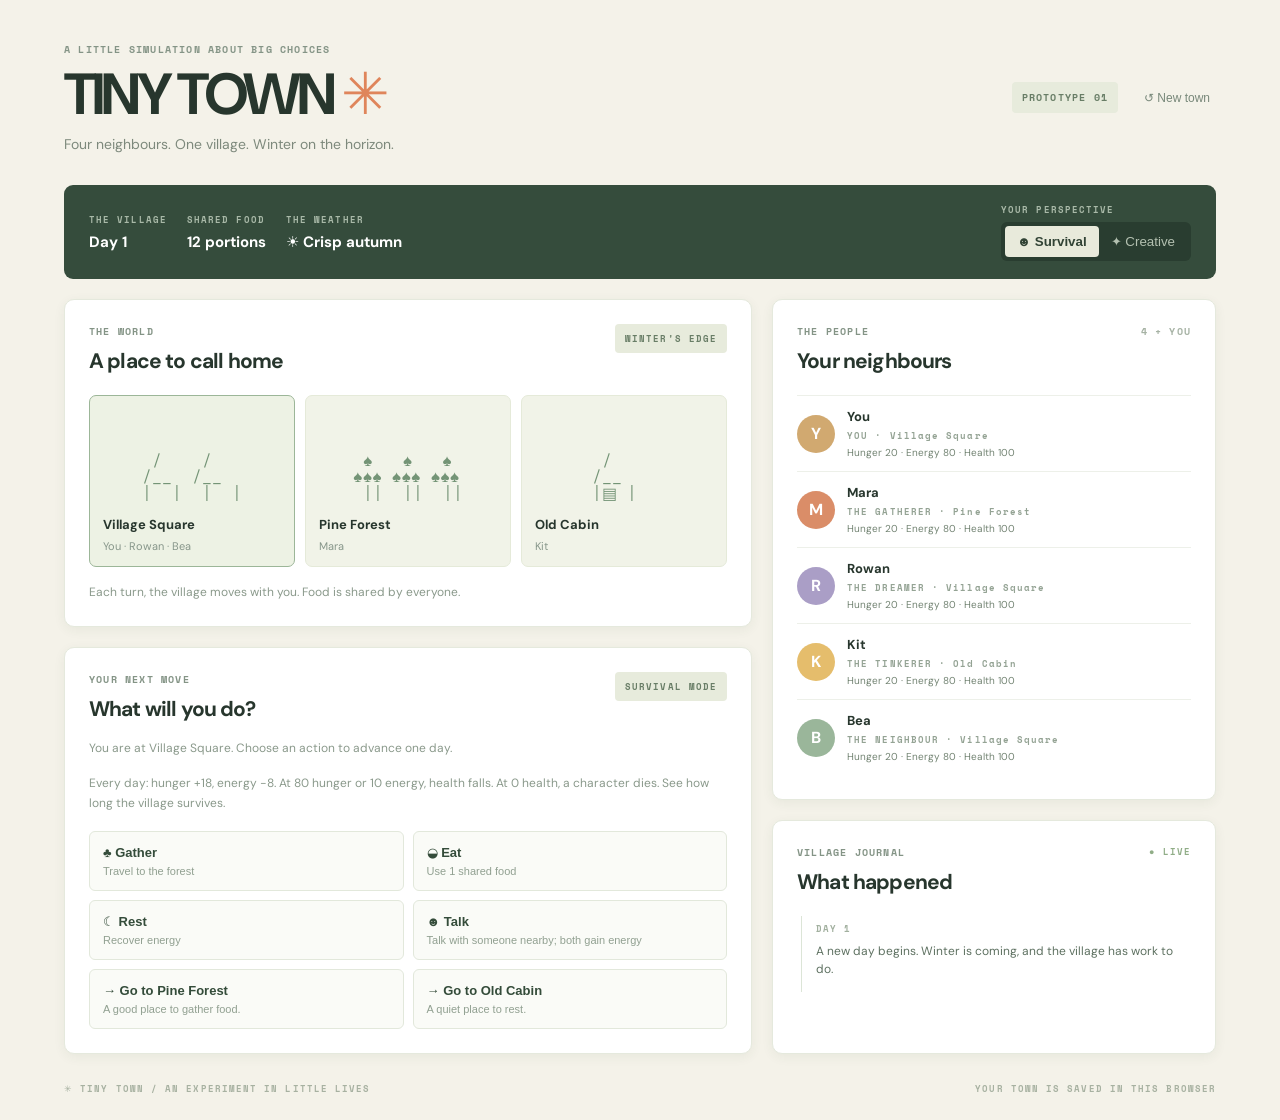
<file: index.html>
<!doctype html>
<html lang="en"><head><meta charset="utf-8"><meta name="viewport" content="width=device-width, initial-scale=1"><title>Tiny Town — Winter is coming</title><link rel="stylesheet" href="style.css"></head>
<body><main class="shell"><header><div><p class="eyebrow">A LITTLE SIMULATION ABOUT BIG CHOICES</p><h1>TINY TOWN<span>✳</span></h1><p class="subtitle">Four neighbours. One village. Winter on the horizon.</p></div><div class="header-right"><span class="badge">PROTOTYPE 01</span><button id="reset" class="quiet">↺ New town</button></div></header>
<section class="topbar"><div><small>THE VILLAGE</small><strong id="day"></strong></div><div><small>SHARED FOOD</small><strong id="food"></strong></div><div><small>THE WEATHER</small><strong id="weather"></strong></div><div class="mode"><small>YOUR PERSPECTIVE</small><div><button id="survival">☻ Survival</button><button id="creative">✦ Creative</button></div></div></section>
<div class="layout"><section class="maincol"><div class="panel world"><div class="section-head"><div><p class="eyebrow">THE WORLD</p><h2>A place to call home</h2></div><span class="tag">WINTER'S EDGE</span></div><div id="map" class="map"></div><p class="hint">Each turn, the village moves with you. Food is shared by everyone.</p></div>
<div class="panel actions"><div class="section-head"><div><p class="eyebrow">YOUR NEXT MOVE</p><h2 id="action-title"></h2></div><span id="mode-tag" class="tag"></span></div><p id="action-help" class="muted"></p><p class="hint">Every day: hunger +18, energy −8. At 80 hunger or 10 energy, health falls. At 0 health, a character dies. See how long the village survives.</p><div id="actions" class="action-grid"></div><div id="creative-extra" hidden><label for="message">Speak to the village</label><div class="speak"><input id="message" maxlength="120" placeholder="What would you like to say?"><button id="speak">Send message</button></div></div></div></section>
<aside><div class="panel people"><div class="section-head"><div><p class="eyebrow">THE PEOPLE</p><h2>Your neighbours</h2></div><span class="count">4 + YOU</span></div><div id="people"></div></div><div class="panel journal"><div class="section-head"><div><p class="eyebrow">VILLAGE JOURNAL</p><h2>What happened</h2></div><span class="live">● LIVE</span></div><div id="log" aria-live="polite"></div></div></aside></div><footer><span>✳ TINY TOWN / AN EXPERIMENT IN LITTLE LIVES</span><span>YOUR TOWN IS SAVED IN THIS BROWSER</span></footer></main><script src="scenario.js"></script><script src="game.js"></script></body></html>
</file>
<file: style.css>
@import url('https://fonts.googleapis.com/css2?family=DM+Sans:wght@400;500;600;700&family=Space+Mono:wght@400;700&display=swap');
:root{font-family:'DM Sans',sans-serif;color:#27362d;background:#f4f2e9;font-synthesis:none}*{box-sizing:border-box}body{margin:0}.shell{max-width:1420px;margin:auto;padding:42px 5% 25px}header,.section-head,.topbar,.header-right{display:flex;justify-content:space-between;align-items:center}header{margin-bottom:32px}.eyebrow,small,.tag,.badge,.count,.live,footer{font-family:'Space Mono',monospace;font-size:10px;letter-spacing:.12em;font-weight:700}.eyebrow{color:#849486;margin:0 0 8px}h1{font-size:clamp(35px,5vw,58px);letter-spacing:-.07em;line-height:1;margin:0;font-weight:700}h1 span{color:#df855b;margin-left:9px}.subtitle{color:#7d897c;margin:12px 0 0;font-size:14px}.header-right{gap:20px}.badge,.tag{background:#e7ebdc;color:#687d66;border-radius:4px;padding:8px 10px}.quiet{background:none;border:0;color:#78887a;font-size:12px;cursor:pointer}.topbar{background:#354c3c;color:#fff;border-radius:9px;padding:18px 25px;margin-bottom:20px;gap:20px}.topbar>div{display:flex;flex-direction:column;gap:6px}.topbar small{color:#a9b9a8;font-size:9px}.topbar strong{font-size:15px}.mode{margin-left:auto}.mode>div{display:flex;background:#293d30;padding:4px;border-radius:6px}.mode button{border:0;color:#b3c0b0;background:transparent;border-radius:4px;padding:8px 12px;cursor:pointer}.mode button.selected{background:#e8eadb;color:#314335;font-weight:700}.layout{display:grid;grid-template-columns:minmax(0,1.55fr) minmax(320px,1fr);gap:20px}.maincol,aside{display:flex;flex-direction:column;gap:20px}.panel{background:#fff;border:1px solid #e5e9dd;border-radius:10px;padding:24px;box-shadow:0 3px 12px #324b3010}.section-head{align-items:flex-start;margin-bottom:20px}h2{font-size:21px;letter-spacing:-.04em;margin:0}.tag{font-size:9px}.map{display:grid;grid-template-columns:repeat(3,1fr);gap:10px}.place{background:#f1f3e8;border:1px solid #e5ead9;border-radius:7px;min-height:172px;padding:13px;display:flex;flex-direction:column;justify-content:end}.place.current{border-color:#9cb698;background:#edf2e4}.place pre{font:16px/1.05 'Space Mono',monospace;color:#749476;margin:0 auto 14px}.place strong{font-size:13px}.place span{font-size:11px;color:#87968a;margin-top:6px}.hint,.muted{font-size:12px;color:#8a998b;line-height:1.6;margin:16px 0 0}.actions .section-head{margin-bottom:8px}.action-grid{display:grid;grid-template-columns:repeat(2,1fr);gap:9px;margin-top:18px}.action{border:1px solid #e2e8db;background:#fafbf7;border-radius:6px;padding:13px;text-align:left;cursor:pointer;color:#344c3a;display:flex;flex-direction:column;gap:5px}.action:hover{border-color:#96ae95;background:#f0f5ec}.action:disabled{opacity:.45;cursor:not-allowed}.action strong{font-size:13px}.action span{color:#91a091;font-size:11px}.person{display:flex;gap:12px;align-items:center;padding:12px 0;border-top:1px solid #edf0e9}.avatar{width:38px;height:38px;border-radius:50%;display:grid;place-items:center;color:white;font-weight:700;flex-shrink:0}.person-info{display:flex;flex-direction:column;gap:4px}.person-info strong{font-size:13px}.person-info small{font-size:9px;color:#94a394}.person-info span{font-size:10px;color:#728372}.count{color:#a6b2a4}.journal{flex:1}.live{color:#90ad87;font-size:9px}.entry{border-left:1px solid #dce5d7;padding:0 0 14px 14px;margin-left:4px}.entry small{color:#a2b09f;font-size:9px}.entry p{margin:5px 0 0;color:#5e7161;font-size:12px;line-height:1.5}#log{max-height:270px;overflow:auto}label{display:block;font-size:12px;font-weight:700;margin-top:20px}.speak{display:flex;gap:8px;margin-top:8px}.speak input{min-width:0;flex:1;border:1px solid #dfe7d9;border-radius:5px;padding:11px;font:inherit}.speak button{border:0;border-radius:5px;background:#354c3c;color:white;padding:10px 14px;cursor:pointer}footer{display:flex;justify-content:space-between;color:#a7b1a1;font-size:9px;margin-top:28px;gap:12px}@media(max-width:800px){.layout{grid-template-columns:1fr}.topbar{flex-wrap:wrap}.mode{margin-left:0}.header-right{align-items:flex-end;flex-direction:column}.map{grid-template-columns:1fr}.place{min-height:130px}.place pre{margin:0 auto 8px}footer{flex-direction:column}}@media(max-width:450px){.shell{padding:25px 4%}.badge{display:none}.panel{padding:18px}.action-grid{grid-template-columns:1fr}.topbar>div{min-width:40%}}
</file>
